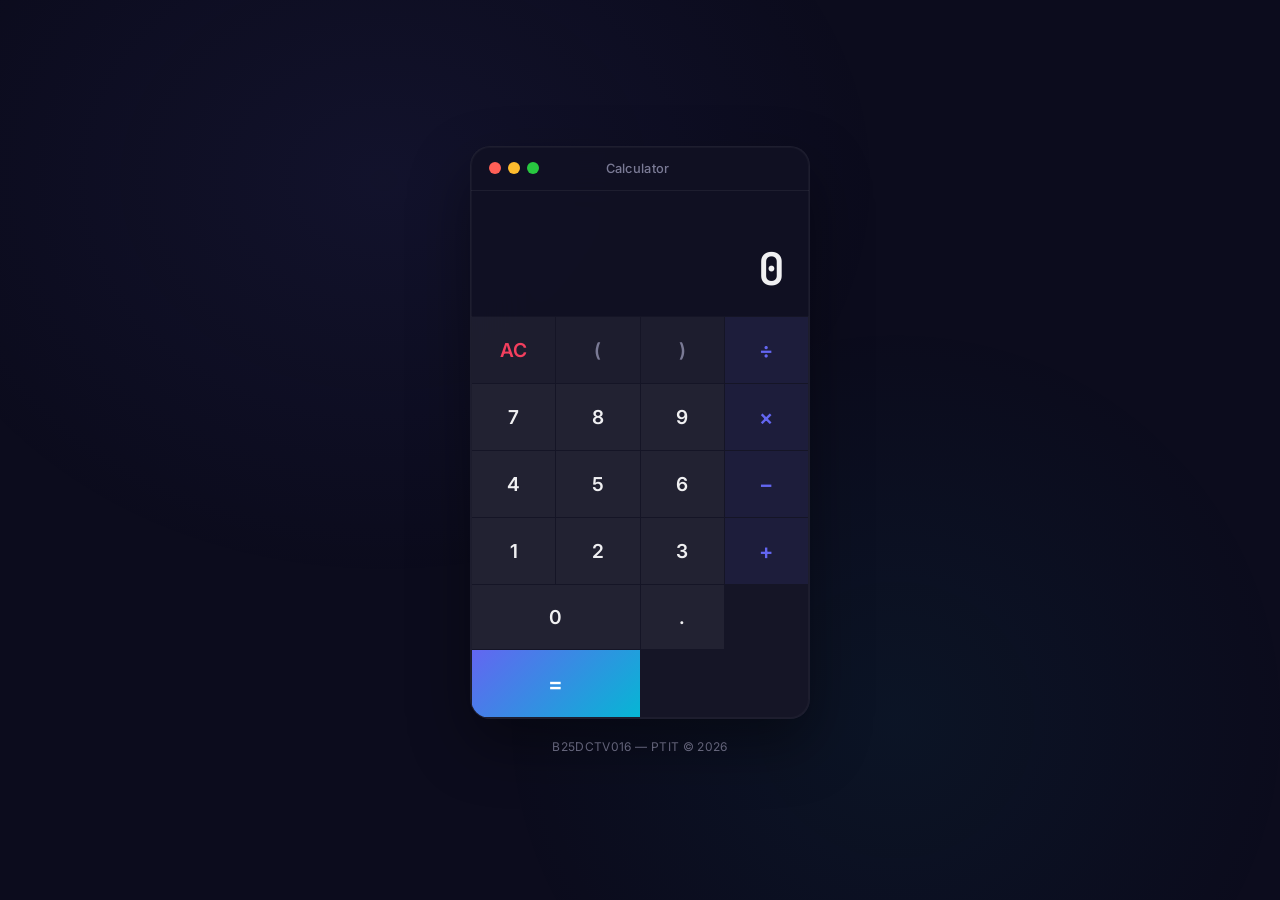
<file: calculator/index.html>
<!DOCTYPE html>
<html lang="vi">
<head>
    <meta charset="UTF-8">
    <meta name="viewport" content="width=device-width, initial-scale=1.0">
    <title>Calculator — B25DCTV016</title>
    <link rel="stylesheet" href="style.css">
</head>
<body>
    <div class="bg-gradient"></div>

    <div class="container">
        <div class="calculator">
            <!-- Top bar -->
            <div class="topbar">
                <div class="window-dots">
                    <span class="wdot wdot-red"></span>
                    <span class="wdot wdot-yellow"></span>
                    <span class="wdot wdot-green"></span>
                </div>
                <span class="topbar-title">Calculator</span>
                <div class="topbar-spacer"></div>
            </div>

            <!-- Display -->
            <div class="display-area">
                <div id="expression" class="expression"></div>
                <div id="display" class="display">0</div>
            </div>

            <!-- Buttons -->
            <div class="btn-grid">
                <button class="btn fn" id="btnClear">AC</button>
                <button class="btn fn" data-value="(">(</button>
                <button class="btn fn" data-value=")">)</button>
                <button class="btn op" data-value="/">÷</button>

                <button class="btn num" data-value="7">7</button>
                <button class="btn num" data-value="8">8</button>
                <button class="btn num" data-value="9">9</button>
                <button class="btn op" data-value="*">×</button>

                <button class="btn num" data-value="4">4</button>
                <button class="btn num" data-value="5">5</button>
                <button class="btn num" data-value="6">6</button>
                <button class="btn op" data-value="-">−</button>

                <button class="btn num" data-value="1">1</button>
                <button class="btn num" data-value="2">2</button>
                <button class="btn num" data-value="3">3</button>
                <button class="btn op" data-value="+">+</button>

                <button class="btn num wide" data-value="0">0</button>
                <button class="btn num" data-value=".">.</button>
                <button class="btn eq" id="btnEqual">=</button>
            </div>
        </div>

        <p class="credit">B25DCTV016 — PTIT &copy; 2026</p>
    </div>

    <script src="script.js"></script>
</body>
</html>
</file>
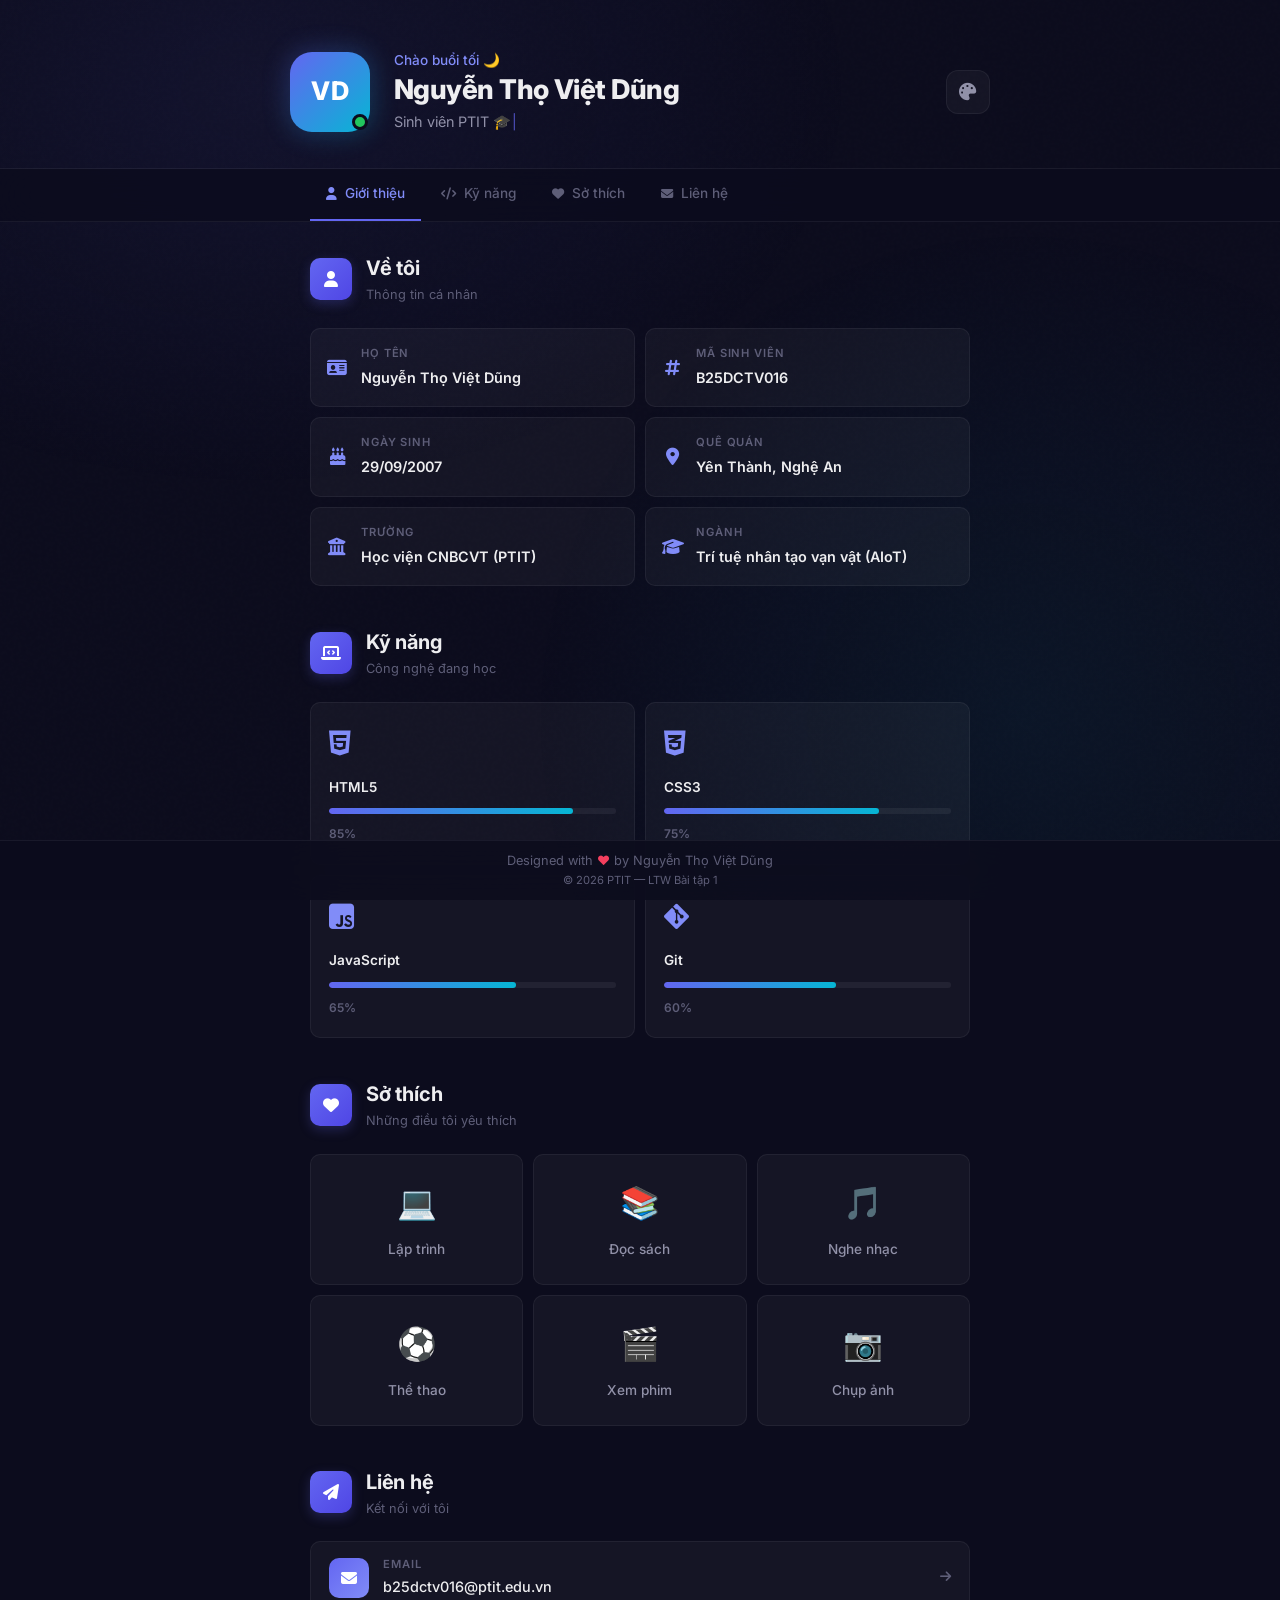
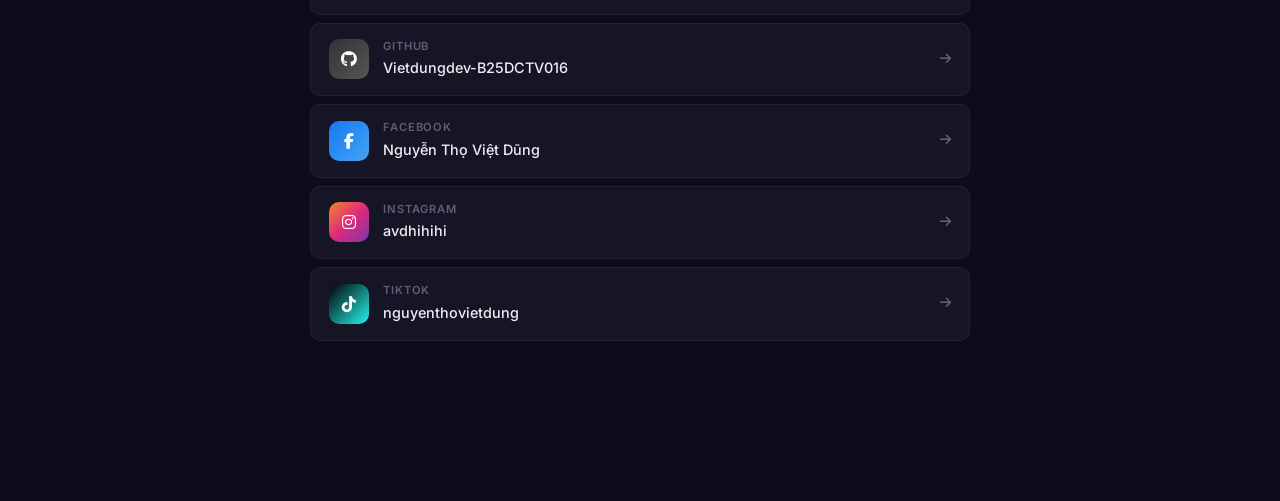
<file: profile/index.html>
<!DOCTYPE html>
<html lang="vi">
<head>
    <meta charset="UTF-8">
    <meta name="viewport" content="width=device-width, initial-scale=1.0">
    <title>Nguyễn Thọ Việt Dũng | Portfolio</title>
    <link rel="stylesheet" href="style.css">
    <link rel="stylesheet" href="https://cdnjs.cloudflare.com/ajax/libs/font-awesome/6.5.0/css/all.min.css">
</head>
<body>
    <!-- Smooth gradient background -->
    <div class="bg-gradient"></div>
    <div class="bg-noise"></div>

    <header>
        <div class="header-inner">
            <div class="avatar-wrapper">
                <div class="avatar-glow"></div>
                <div class="avatar">VD</div>
                <div class="status-dot"></div>
            </div>
            <div class="header-text">
                <p id="greeting" class="greeting"></p>
                <h1>Nguyễn Thọ Việt Dũng</h1>
                <p class="subtitle">
                    <span class="typing-wrapper">
                        <span id="typingText"></span>
                        <span class="cursor">|</span>
                    </span>
                </p>
            </div>
            <div class="header-actions">
                <button id="btnChangeColor" class="btn-theme" title="Đổi giao diện">
                    <i class="fas fa-palette"></i>
                </button>
            </div>
        </div>
    </header>

    <nav id="navbar">
        <div class="nav-inner">
            <ul>
                <li><a href="#about" class="nav-link active"><i class="fas fa-user"></i><span>Giới thiệu</span></a></li>
                <li><a href="#skills" class="nav-link"><i class="fas fa-code"></i><span>Kỹ năng</span></a></li>
                <li><a href="#hobbies" class="nav-link"><i class="fas fa-heart"></i><span>Sở thích</span></a></li>
                <li><a href="#contact" class="nav-link"><i class="fas fa-envelope"></i><span>Liên hệ</span></a></li>
            </ul>
        </div>
    </nav>

    <main>
        <!-- About Section -->
        <section id="about" class="section reveal">
            <div class="section-header">
                <div class="section-icon">
                    <i class="fas fa-user"></i>
                </div>
                <div>
                    <h2>Về tôi</h2>
                    <p class="section-desc">Thông tin cá nhân</p>
                </div>
            </div>
            <div class="info-cards">
                <div class="info-card">
                    <i class="fas fa-id-card"></i>
                    <div>
                        <span class="info-label">Họ tên</span>
                        <span class="info-value">Nguyễn Thọ Việt Dũng</span>
                    </div>
                </div>
                <div class="info-card">
                    <i class="fas fa-hashtag"></i>
                    <div>
                        <span class="info-label">Mã sinh viên</span>
                        <span class="info-value">B25DCTV016</span>
                    </div>
                </div>
                <div class="info-card">
                    <i class="fas fa-birthday-cake"></i>
                    <div>
                        <span class="info-label">Ngày sinh</span>
                        <span class="info-value">29/09/2007</span>
                    </div>
                </div>
                <div class="info-card">
                    <i class="fas fa-map-marker-alt"></i>
                    <div>
                        <span class="info-label">Quê quán</span>
                        <span class="info-value">Yên Thành, Nghệ An</span>
                    </div>
                </div>
                <div class="info-card">
                    <i class="fas fa-university"></i>
                    <div>
                        <span class="info-label">Trường</span>
                        <span class="info-value">Học viện CNBCVT (PTIT)</span>
                    </div>
                </div>
                <div class="info-card">
                    <i class="fas fa-graduation-cap"></i>
                    <div>
                        <span class="info-label">Ngành</span>
                        <span class="info-value">Trí tuệ nhân tạo vạn vật (AIoT)</span>
                    </div>
                </div>
            </div>
        </section>

        <!-- Skills Section -->
        <section id="skills" class="section reveal">
            <div class="section-header">
                <div class="section-icon">
                    <i class="fas fa-laptop-code"></i>
                </div>
                <div>
                    <h2>Kỹ năng</h2>
                    <p class="section-desc">Công nghệ đang học</p>
                </div>
            </div>
            <div class="skills-grid">
                <div class="skill-card" style="--delay: 0s">
                    <div class="skill-icon"><i class="fab fa-html5"></i></div>
                    <span class="skill-name">HTML5</span>
                    <div class="skill-bar"><div class="skill-fill" data-width="85"></div></div>
                    <span class="skill-percent">85%</span>
                </div>
                <div class="skill-card" style="--delay: 0.1s">
                    <div class="skill-icon"><i class="fab fa-css3-alt"></i></div>
                    <span class="skill-name">CSS3</span>
                    <div class="skill-bar"><div class="skill-fill" data-width="75"></div></div>
                    <span class="skill-percent">75%</span>
                </div>
                <div class="skill-card" style="--delay: 0.2s">
                    <div class="skill-icon"><i class="fab fa-js-square"></i></div>
                    <span class="skill-name">JavaScript</span>
                    <div class="skill-bar"><div class="skill-fill" data-width="65"></div></div>
                    <span class="skill-percent">65%</span>
                </div>
                <div class="skill-card" style="--delay: 0.3s">
                    <div class="skill-icon"><i class="fab fa-git-alt"></i></div>
                    <span class="skill-name">Git</span>
                    <div class="skill-bar"><div class="skill-fill" data-width="60"></div></div>
                    <span class="skill-percent">60%</span>
                </div>
            </div>
        </section>

        <!-- Hobbies Section -->
        <section id="hobbies" class="section reveal">
            <div class="section-header">
                <div class="section-icon">
                    <i class="fas fa-heart"></i>
                </div>
                <div>
                    <h2>Sở thích</h2>
                    <p class="section-desc">Những điều tôi yêu thích</p>
                </div>
            </div>
            <div class="hobby-grid">
                <div class="hobby-card" style="--delay: 0s">
                    <div class="hobby-emoji">💻</div>
                    <span>Lập trình</span>
                </div>
                <div class="hobby-card" style="--delay: 0.05s">
                    <div class="hobby-emoji">📚</div>
                    <span>Đọc sách</span>
                </div>
                <div class="hobby-card" style="--delay: 0.1s">
                    <div class="hobby-emoji">🎵</div>
                    <span>Nghe nhạc</span>
                </div>
                <div class="hobby-card" style="--delay: 0.15s">
                    <div class="hobby-emoji">⚽</div>
                    <span>Thể thao</span>
                </div>
                <div class="hobby-card" style="--delay: 0.2s">
                    <div class="hobby-emoji">🎬</div>
                    <span>Xem phim</span>
                </div>
                <div class="hobby-card" style="--delay: 0.25s">
                    <div class="hobby-emoji">📷</div>
                    <span>Chụp ảnh</span>
                </div>
            </div>
        </section>

        <!-- Contact Section -->
        <section id="contact" class="section reveal">
            <div class="section-header">
                <div class="section-icon">
                    <i class="fas fa-paper-plane"></i>
                </div>
                <div>
                    <h2>Liên hệ</h2>
                    <p class="section-desc">Kết nối với tôi</p>
                </div>
            </div>
            <div class="contact-grid">
                <a href="mailto:b25dctv016@ptit.edu.vn" class="contact-card">
                    <div class="contact-icon email"><i class="fas fa-envelope"></i></div>
                    <div>
                        <span class="contact-label">Email</span>
                        <span class="contact-value">b25dctv016@ptit.edu.vn</span>
                    </div>
                    <i class="fas fa-arrow-right contact-arrow"></i>
                </a>
                <a href="https://github.com/Vietdungdev-B25DCTV016" class="contact-card" target="_blank">
                    <div class="contact-icon github"><i class="fab fa-github"></i></div>
                    <div>
                        <span class="contact-label">GitHub</span>
                        <span class="contact-value">Vietdungdev-B25DCTV016</span>
                    </div>
                    <i class="fas fa-arrow-right contact-arrow"></i>
                </a>
                <a href="https://www.facebook.com/VietDung29907/" class="contact-card" target="_blank">
                    <div class="contact-icon facebook"><i class="fab fa-facebook-f"></i></div>
                    <div>
                        <span class="contact-label">Facebook</span>
                        <span class="contact-value">Nguyễn Thọ Việt Dũng</span>
                    </div>
                    <i class="fas fa-arrow-right contact-arrow"></i>
                </a>
                <a href="https://www.instagram.com/avdhihihi" class="contact-card" target="_blank">
                    <div class="contact-icon instagram"><i class="fab fa-instagram"></i></div>
                    <div>
                        <span class="contact-label">Instagram</span>
                        <span class="contact-value">avdhihihi</span>
                    </div>
                    <i class="fas fa-arrow-right contact-arrow"></i>
                </a>
                <a href="https://www.tiktok.com/@nguyenthovietdung" class="contact-card" target="_blank">
                    <div class="contact-icon tiktok"><i class="fab fa-tiktok"></i></div>
                    <div>
                        <span class="contact-label">TikTok</span>
                        <span class="contact-value">nguyenthovietdung</span>
                    </div>
                    <i class="fas fa-arrow-right contact-arrow"></i>
                </a>
            </div>
        </section>
    </main>

    <footer>
        <div class="footer-inner">
            <p>Designed with <span class="heart">♥</span> by Nguyễn Thọ Việt Dũng</p>
            <p class="footer-sub">&copy; 2026 PTIT — LTW Bài tập 1</p>
        </div>
    </footer>

    <script src="script.js"></script>
</body>
</html>
</file>
<file: calculator/style.css>
@import url('https://fonts.googleapis.com/css2?family=Inter:wght@400;500;600;700&family=JetBrains+Mono:wght@400;500;600&display=swap');

* { margin: 0; padding: 0; box-sizing: border-box; }

:root {
    --bg: #0c0c1d;
    --surface: rgba(255, 255, 255, 0.035);
    --surface-2: rgba(255, 255, 255, 0.055);
    --surface-3: rgba(255, 255, 255, 0.08);
    --border: rgba(255, 255, 255, 0.06);
    --primary: #6366f1;
    --primary-glow: rgba(99, 102, 241, 0.2);
    --accent: #06b6d4;
    --text: #f0f0f2;
    --text-dim: #7a7a95;
    --danger: #f43f5e;
    --radius: 14px;
    --transition: 0.25s cubic-bezier(0.4, 0, 0.2, 1);
}

body {
    font-family: 'Inter', sans-serif;
    background: var(--bg);
    min-height: 100vh;
    display: flex;
    align-items: center;
    justify-content: center;
    overflow: hidden;
}

/* Background */
.bg-gradient {
    position: fixed;
    inset: 0;
    background:
        radial-gradient(ellipse 500px 400px at 30% 20%, rgba(99, 102, 241, 0.07), transparent),
        radial-gradient(ellipse 400px 400px at 70% 80%, rgba(6, 182, 212, 0.05), transparent);
    pointer-events: none;
}

/* Container */
.container {
    position: relative;
    z-index: 1;
}

/* Calculator */
.calculator {
    width: 340px;
    background: rgba(17, 17, 35, 0.95);
    backdrop-filter: blur(30px);
    -webkit-backdrop-filter: blur(30px);
    border: 1px solid var(--border);
    border-radius: 20px;
    overflow: hidden;
    box-shadow:
        0 25px 60px rgba(0, 0, 0, 0.4),
        0 0 0 1px rgba(255, 255, 255, 0.03) inset;
}

/* Top bar */
.topbar {
    display: flex;
    align-items: center;
    padding: 14px 18px;
    border-bottom: 1px solid var(--border);
}

.window-dots {
    display: flex;
    gap: 7px;
}

.wdot {
    width: 12px;
    height: 12px;
    border-radius: 50%;
    transition: opacity var(--transition);
}

.wdot-red { background: #ff5f57; }
.wdot-yellow { background: #febc2e; }
.wdot-green { background: #28c840; }

.topbar-title {
    flex: 1;
    text-align: center;
    font-size: 0.8em;
    color: var(--text-dim);
    font-weight: 500;
    letter-spacing: 0.02em;
}

.topbar-spacer { width: 55px; }

/* Display */
.display-area {
    padding: 28px 24px 22px;
    text-align: right;
    min-height: 120px;
    display: flex;
    flex-direction: column;
    justify-content: flex-end;
}

.expression {
    font-family: 'JetBrains Mono', monospace;
    font-size: 0.85em;
    color: var(--text-dim);
    min-height: 1.2em;
    margin-bottom: 8px;
    word-break: break-all;
    transition: color var(--transition);
}

.display {
    font-family: 'JetBrains Mono', monospace;
    font-size: 2.8em;
    font-weight: 600;
    color: var(--text);
    word-break: break-all;
    line-height: 1.15;
    transition: all 0.2s ease;
}

.display.shrink {
    font-size: 2em;
}

.display.error {
    color: var(--danger);
    font-size: 1.6em;
}

/* Buttons Grid */
.btn-grid {
    display: grid;
    grid-template-columns: repeat(4, 1fr);
    gap: 1px;
    padding: 1px;
    background: rgba(255, 255, 255, 0.02);
}

/* Buttons */
.btn {
    position: relative;
    padding: 20px;
    font-family: 'Inter', sans-serif;
    font-size: 1.2em;
    font-weight: 600;
    border: none;
    cursor: pointer;
    transition: all var(--transition);
    overflow: hidden;
    -webkit-tap-highlight-color: transparent;
    user-select: none;
}

/* Ripple */
.btn::after {
    content: '';
    position: absolute;
    inset: 0;
    background: radial-gradient(circle at var(--x, 50%) var(--y, 50%), rgba(255,255,255,0.12), transparent 60%);
    opacity: 0;
    transition: opacity 0.4s;
}

.btn:active::after {
    opacity: 1;
    transition: opacity 0s;
}

/* Number buttons */
.btn.num {
    background: var(--surface-2);
    color: var(--text);
}

.btn.num:hover {
    background: var(--surface-3);
}

.btn.num:active {
    transform: scale(0.96);
}

/* Wide button (0) */
.btn.wide {
    grid-column: span 2;
}

/* Function buttons (AC, brackets) */
.btn.fn {
    background: var(--surface);
    color: var(--text-dim);
}

.btn.fn:hover {
    background: var(--surface-2);
    color: var(--text);
}

.btn.fn:active {
    transform: scale(0.96);
}

#btnClear {
    color: var(--danger);
}

#btnClear:hover {
    background: rgba(244, 63, 94, 0.1);
}

/* Operator buttons */
.btn.op {
    background: rgba(99, 102, 241, 0.1);
    color: var(--primary);
    font-size: 1.35em;
}

.btn.op:hover {
    background: rgba(99, 102, 241, 0.18);
}

.btn.op:active {
    transform: scale(0.96);
    background: rgba(99, 102, 241, 0.25);
}

/* Equal button */
.btn.eq {
    background: linear-gradient(135deg, var(--primary), var(--accent));
    color: #fff;
    font-size: 1.4em;
    grid-column: span 2;
}

.btn.eq:hover {
    filter: brightness(1.15);
    box-shadow: 0 4px 20px var(--primary-glow);
}

.btn.eq:active {
    transform: scale(0.97);
    filter: brightness(0.95);
}

/* Credit */
.credit {
    text-align: center;
    margin-top: 20px;
    font-size: 0.75em;
    color: var(--text-dim);
    letter-spacing: 0.03em;
}

/* Animation for result */
@keyframes result-pop {
    0% { transform: scale(1); }
    50% { transform: scale(1.04); }
    100% { transform: scale(1); }
}

.display.pop {
    animation: result-pop 0.25s ease;
}

/* Responsive */
@media (max-width: 380px) {
    .calculator { width: 95vw; }
    .btn { padding: 17px; font-size: 1.1em; }
    .display { font-size: 2.2em; }
}
</file>
<file: profile/style.css>
@import url('https://fonts.googleapis.com/css2?family=Inter:wght@300;400;500;600;700;800&display=swap');

/* ===========================
   RESET & VARIABLES
   =========================== */
* {
    margin: 0;
    padding: 0;
    box-sizing: border-box;
}

:root {
    --primary: #6366f1;
    --primary-light: #818cf8;
    --primary-dark: #4f46e5;
    --accent: #06b6d4;
    --surface: rgba(255, 255, 255, 0.04);
    --surface-hover: rgba(255, 255, 255, 0.07);
    --surface-border: rgba(255, 255, 255, 0.06);
    --bg: #0c0c1d;
    --bg-secondary: #111128;
    --text: #eeeef0;
    --text-secondary: #9191a8;
    --text-tertiary: #5e5e78;
    --radius: 16px;
    --radius-sm: 10px;
    --shadow: 0 4px 24px rgba(0, 0, 0, 0.2);
    --transition: 0.35s cubic-bezier(0.4, 0, 0.2, 1);
}

/* Themes */
body.theme-emerald {
    --primary: #10b981;
    --primary-light: #34d399;
    --primary-dark: #059669;
    --accent: #f59e0b;
    --bg: #0a1a14;
    --bg-secondary: #0f2218;
}

body.theme-rose {
    --primary: #f43f5e;
    --primary-light: #fb7185;
    --primary-dark: #e11d48;
    --accent: #a855f7;
    --bg: #1a0a10;
    --bg-secondary: #220f16;
}

body.theme-amber {
    --primary: #f59e0b;
    --primary-light: #fbbf24;
    --primary-dark: #d97706;
    --accent: #6366f1;
    --bg: #1a150a;
    --bg-secondary: #221c0f;
}

body.theme-sky {
    --primary: #0ea5e9;
    --primary-light: #38bdf8;
    --primary-dark: #0284c7;
    --accent: #ec4899;
    --bg: #0a1520;
    --bg-secondary: #0f1c28;
}

html {
    scroll-behavior: smooth;
    scroll-padding-top: 70px;
}

body {
    font-family: 'Inter', -apple-system, BlinkMacSystemFont, sans-serif;
    background: var(--bg);
    color: var(--text);
    line-height: 1.6;
    overflow-x: hidden;
    transition: background var(--transition), color var(--transition);
    -webkit-font-smoothing: antialiased;
}

/* ===========================
   BACKGROUND
   =========================== */
.bg-gradient {
    position: fixed;
    inset: 0;
    z-index: 0;
    background:
        radial-gradient(ellipse 600px 400px at 20% 10%, rgba(99, 102, 241, 0.08), transparent),
        radial-gradient(ellipse 500px 500px at 80% 80%, rgba(6, 182, 212, 0.06), transparent);
    transition: background 1s ease;
    pointer-events: none;
}

.bg-noise {
    position: fixed;
    inset: 0;
    z-index: 0;
    opacity: 0.015;
    background-image: url("data:image/svg+xml,%3Csvg viewBox='0 0 256 256' xmlns='http://www.w3.org/2000/svg'%3E%3Cfilter id='n'%3E%3CfeTurbulence type='fractalNoise' baseFrequency='0.9' numOctaves='4' stitchTiles='stitch'/%3E%3C/filter%3E%3Crect width='100%25' height='100%25' filter='url(%23n)'/%3E%3C/svg%3E");
    pointer-events: none;
}

/* ===========================
   HEADER
   =========================== */
header {
    position: relative;
    z-index: 1;
    padding: 50px 20px 35px;
    border-bottom: 1px solid var(--surface-border);
}

.header-inner {
    max-width: 700px;
    margin: 0 auto;
    display: flex;
    align-items: center;
    gap: 24px;
}

/* Avatar */
.avatar-wrapper {
    position: relative;
    flex-shrink: 0;
}

.avatar {
    width: 80px;
    height: 80px;
    border-radius: 22px;
    background: linear-gradient(135deg, var(--primary), var(--accent));
    display: flex;
    align-items: center;
    justify-content: center;
    font-size: 1.6em;
    font-weight: 800;
    color: #fff;
    letter-spacing: 1px;
    position: relative;
    z-index: 1;
}

.avatar-glow {
    position: absolute;
    inset: -4px;
    border-radius: 26px;
    background: linear-gradient(135deg, var(--primary), var(--accent));
    opacity: 0.25;
    filter: blur(12px);
    z-index: 0;
    animation: glow-pulse 3s ease-in-out infinite;
}

@keyframes glow-pulse {
    0%, 100% { opacity: 0.2; transform: scale(1); }
    50% { opacity: 0.35; transform: scale(1.05); }
}

.status-dot {
    position: absolute;
    bottom: 2px;
    right: 2px;
    width: 16px;
    height: 16px;
    background: #22c55e;
    border-radius: 50%;
    border: 3px solid var(--bg);
    z-index: 2;
}

/* Header Text */
.header-text {
    flex: 1;
}

.greeting {
    font-size: 0.85em;
    color: var(--primary-light);
    font-weight: 500;
    margin-bottom: 2px;
}

.header-text h1 {
    font-size: 1.7em;
    font-weight: 800;
    letter-spacing: -0.02em;
    line-height: 1.2;
}

.subtitle {
    color: var(--text-secondary);
    font-size: 0.9em;
    margin-top: 4px;
}

.typing-wrapper {
    display: inline-flex;
    align-items: center;
}

.cursor {
    color: var(--primary);
    animation: blink 1s step-end infinite;
    font-weight: 300;
    margin-left: 1px;
}

@keyframes blink {
    0%, 100% { opacity: 1; }
    50% { opacity: 0; }
}

/* Theme Button */
.header-actions {
    flex-shrink: 0;
}

.btn-theme {
    width: 44px;
    height: 44px;
    border-radius: 12px;
    border: 1px solid var(--surface-border);
    background: var(--surface);
    color: var(--text-secondary);
    font-size: 1.1em;
    cursor: pointer;
    transition: all var(--transition);
    display: flex;
    align-items: center;
    justify-content: center;
}

.btn-theme:hover {
    background: var(--surface-hover);
    color: var(--primary-light);
    border-color: rgba(99, 102, 241, 0.3);
    transform: rotate(15deg);
}

/* ===========================
   NAV
   =========================== */
nav {
    position: sticky;
    top: 0;
    z-index: 100;
    background: rgba(12, 12, 29, 0.8);
    backdrop-filter: blur(24px);
    -webkit-backdrop-filter: blur(24px);
    border-bottom: 1px solid var(--surface-border);
    transition: background var(--transition);
}

.nav-inner {
    max-width: 700px;
    margin: 0 auto;
    padding: 0 20px;
}

nav ul {
    list-style: none;
    display: flex;
    gap: 4px;
}

.nav-link {
    display: flex;
    align-items: center;
    gap: 8px;
    padding: 14px 16px;
    color: var(--text-tertiary);
    text-decoration: none;
    font-size: 0.85em;
    font-weight: 500;
    border-bottom: 2px solid transparent;
    transition: all var(--transition);
}

.nav-link:hover {
    color: var(--text-secondary);
}

.nav-link.active {
    color: var(--primary-light);
    border-bottom-color: var(--primary);
}

.nav-link i {
    font-size: 0.9em;
}

/* ===========================
   MAIN
   =========================== */
main {
    max-width: 700px;
    margin: 0 auto;
    padding: 30px 20px 120px;
    position: relative;
    z-index: 1;
}

/* ===========================
   SECTIONS
   =========================== */
.section {
    margin-bottom: 40px;
}

.section-header {
    display: flex;
    align-items: center;
    gap: 14px;
    margin-bottom: 22px;
}

.section-icon {
    width: 42px;
    height: 42px;
    border-radius: var(--radius-sm);
    background: linear-gradient(135deg, var(--primary), var(--primary-dark));
    display: flex;
    align-items: center;
    justify-content: center;
    font-size: 1em;
    color: #fff;
    flex-shrink: 0;
    box-shadow: 0 4px 12px rgba(99, 102, 241, 0.25);
}

.section-header h2 {
    font-size: 1.25em;
    font-weight: 700;
    letter-spacing: -0.01em;
}

.section-desc {
    font-size: 0.8em;
    color: var(--text-tertiary);
    margin-top: 1px;
}

/* ===========================
   ABOUT — INFO CARDS
   =========================== */
.info-cards {
    display: grid;
    grid-template-columns: 1fr 1fr;
    gap: 10px;
}

.info-card {
    display: flex;
    align-items: center;
    gap: 14px;
    padding: 16px;
    background: var(--surface);
    border: 1px solid var(--surface-border);
    border-radius: var(--radius-sm);
    transition: all var(--transition);
}

.info-card:hover {
    background: var(--surface-hover);
    border-color: rgba(99, 102, 241, 0.15);
    transform: translateY(-2px);
}

.info-card > i {
    font-size: 1.1em;
    color: var(--primary-light);
    width: 20px;
    text-align: center;
    flex-shrink: 0;
}

.info-label {
    display: block;
    font-size: 0.7em;
    color: var(--text-tertiary);
    text-transform: uppercase;
    letter-spacing: 0.08em;
    font-weight: 600;
    margin-bottom: 2px;
}

.info-value {
    font-size: 0.9em;
    font-weight: 600;
    color: var(--text);
}

/* ===========================
   SKILLS
   =========================== */
.skills-grid {
    display: grid;
    grid-template-columns: 1fr 1fr;
    gap: 10px;
}

.skill-card {
    background: var(--surface);
    border: 1px solid var(--surface-border);
    border-radius: var(--radius-sm);
    padding: 18px;
    transition: all var(--transition);
    animation-delay: var(--delay);
}

.skill-card:hover {
    background: var(--surface-hover);
    border-color: rgba(99, 102, 241, 0.15);
    transform: translateY(-2px);
}

.skill-icon {
    font-size: 1.8em;
    margin-bottom: 10px;
    color: var(--primary-light);
}

.skill-name {
    display: block;
    font-size: 0.85em;
    font-weight: 600;
    margin-bottom: 10px;
    color: var(--text);
}

.skill-bar {
    width: 100%;
    height: 6px;
    background: rgba(255, 255, 255, 0.06);
    border-radius: 10px;
    overflow: hidden;
    margin-bottom: 6px;
}

.skill-fill {
    height: 100%;
    width: 0;
    background: linear-gradient(90deg, var(--primary), var(--accent));
    border-radius: 10px;
    transition: width 1.2s cubic-bezier(0.4, 0, 0.2, 1);
}

.skill-percent {
    font-size: 0.75em;
    color: var(--text-tertiary);
    font-weight: 600;
}

/* ===========================
   HOBBIES
   =========================== */
.hobby-grid {
    display: grid;
    grid-template-columns: repeat(3, 1fr);
    gap: 10px;
}

.hobby-card {
    background: var(--surface);
    border: 1px solid var(--surface-border);
    border-radius: var(--radius-sm);
    padding: 22px 16px;
    text-align: center;
    transition: all var(--transition);
    cursor: default;
}

.hobby-card:hover {
    background: var(--surface-hover);
    border-color: rgba(99, 102, 241, 0.2);
    transform: translateY(-4px);
}

.hobby-emoji {
    font-size: 2em;
    margin-bottom: 8px;
    transition: transform 0.3s ease;
}

.hobby-card:hover .hobby-emoji {
    transform: scale(1.15);
}

.hobby-card span {
    font-size: 0.85em;
    font-weight: 500;
    color: var(--text-secondary);
}

/* ===========================
   CONTACT
   =========================== */
.contact-grid {
    display: flex;
    flex-direction: column;
    gap: 8px;
}

.contact-card {
    display: flex;
    align-items: center;
    gap: 14px;
    padding: 14px 18px;
    background: var(--surface);
    border: 1px solid var(--surface-border);
    border-radius: var(--radius-sm);
    color: var(--text);
    text-decoration: none;
    transition: all var(--transition);
}

.contact-card:hover {
    background: var(--surface-hover);
    border-color: rgba(99, 102, 241, 0.2);
    transform: translateX(6px);
}

.contact-icon {
    width: 40px;
    height: 40px;
    border-radius: 10px;
    display: flex;
    align-items: center;
    justify-content: center;
    font-size: 1em;
    color: #fff;
    flex-shrink: 0;
}

.contact-icon.email { background: linear-gradient(135deg, #6366f1, #818cf8); }
.contact-icon.github { background: linear-gradient(135deg, #333, #555); }
.contact-icon.facebook { background: linear-gradient(135deg, #1877f2, #42a5f5); }
.contact-icon.instagram { background: linear-gradient(135deg, #f58529, #dd2a7b, #8134af); }
.contact-icon.tiktok { background: linear-gradient(135deg, #010101, #25f4ee); }

.contact-label {
    display: block;
    font-size: 0.7em;
    color: var(--text-tertiary);
    text-transform: uppercase;
    letter-spacing: 0.08em;
    font-weight: 600;
}

.contact-value {
    font-size: 0.9em;
    font-weight: 500;
}

.contact-arrow {
    margin-left: auto;
    color: var(--text-tertiary);
    font-size: 0.8em;
    transition: all var(--transition);
}

.contact-card:hover .contact-arrow {
    color: var(--primary-light);
    transform: translateX(4px);
}

/* ===========================
   REVEAL ANIMATION
   =========================== */
.reveal {
    opacity: 0;
    transform: translateY(24px);
    transition: opacity 0.7s cubic-bezier(0.4, 0, 0.2, 1),
                transform 0.7s cubic-bezier(0.4, 0, 0.2, 1);
}

.reveal.visible {
    opacity: 1;
    transform: translateY(0);
}

/* ===========================
   FOOTER
   =========================== */
footer {
    position: fixed;
    bottom: 0;
    width: 100%;
    z-index: 100;
    background: rgba(12, 12, 29, 0.85);
    backdrop-filter: blur(24px);
    -webkit-backdrop-filter: blur(24px);
    border-top: 1px solid var(--surface-border);
    text-align: center;
    padding: 10px 20px;
}

.footer-inner p {
    font-size: 0.8em;
    color: var(--text-tertiary);
}

.footer-sub {
    font-size: 0.7em !important;
    margin-top: 1px;
}

.heart {
    color: #f43f5e;
    display: inline-block;
    animation: heartbeat 2s ease-in-out infinite;
}

@keyframes heartbeat {
    0%, 100% { transform: scale(1); }
    15% { transform: scale(1.15); }
    30% { transform: scale(1); }
    45% { transform: scale(1.1); }
    60% { transform: scale(1); }
}

/* ===========================
   RESPONSIVE
   =========================== */
@media (max-width: 640px) {
    .header-inner { flex-wrap: wrap; }
    .header-text h1 { font-size: 1.4em; }
    .info-cards { grid-template-columns: 1fr; }
    .skills-grid { grid-template-columns: 1fr 1fr; }
    .hobby-grid { grid-template-columns: repeat(2, 1fr); }
    nav ul { overflow-x: auto; }
    .nav-link span { display: none; }
    .nav-link { padding: 14px 20px; }
    .avatar { width: 64px; height: 64px; font-size: 1.3em; border-radius: 18px; }
    .avatar-glow { border-radius: 22px; }
}
</file>
